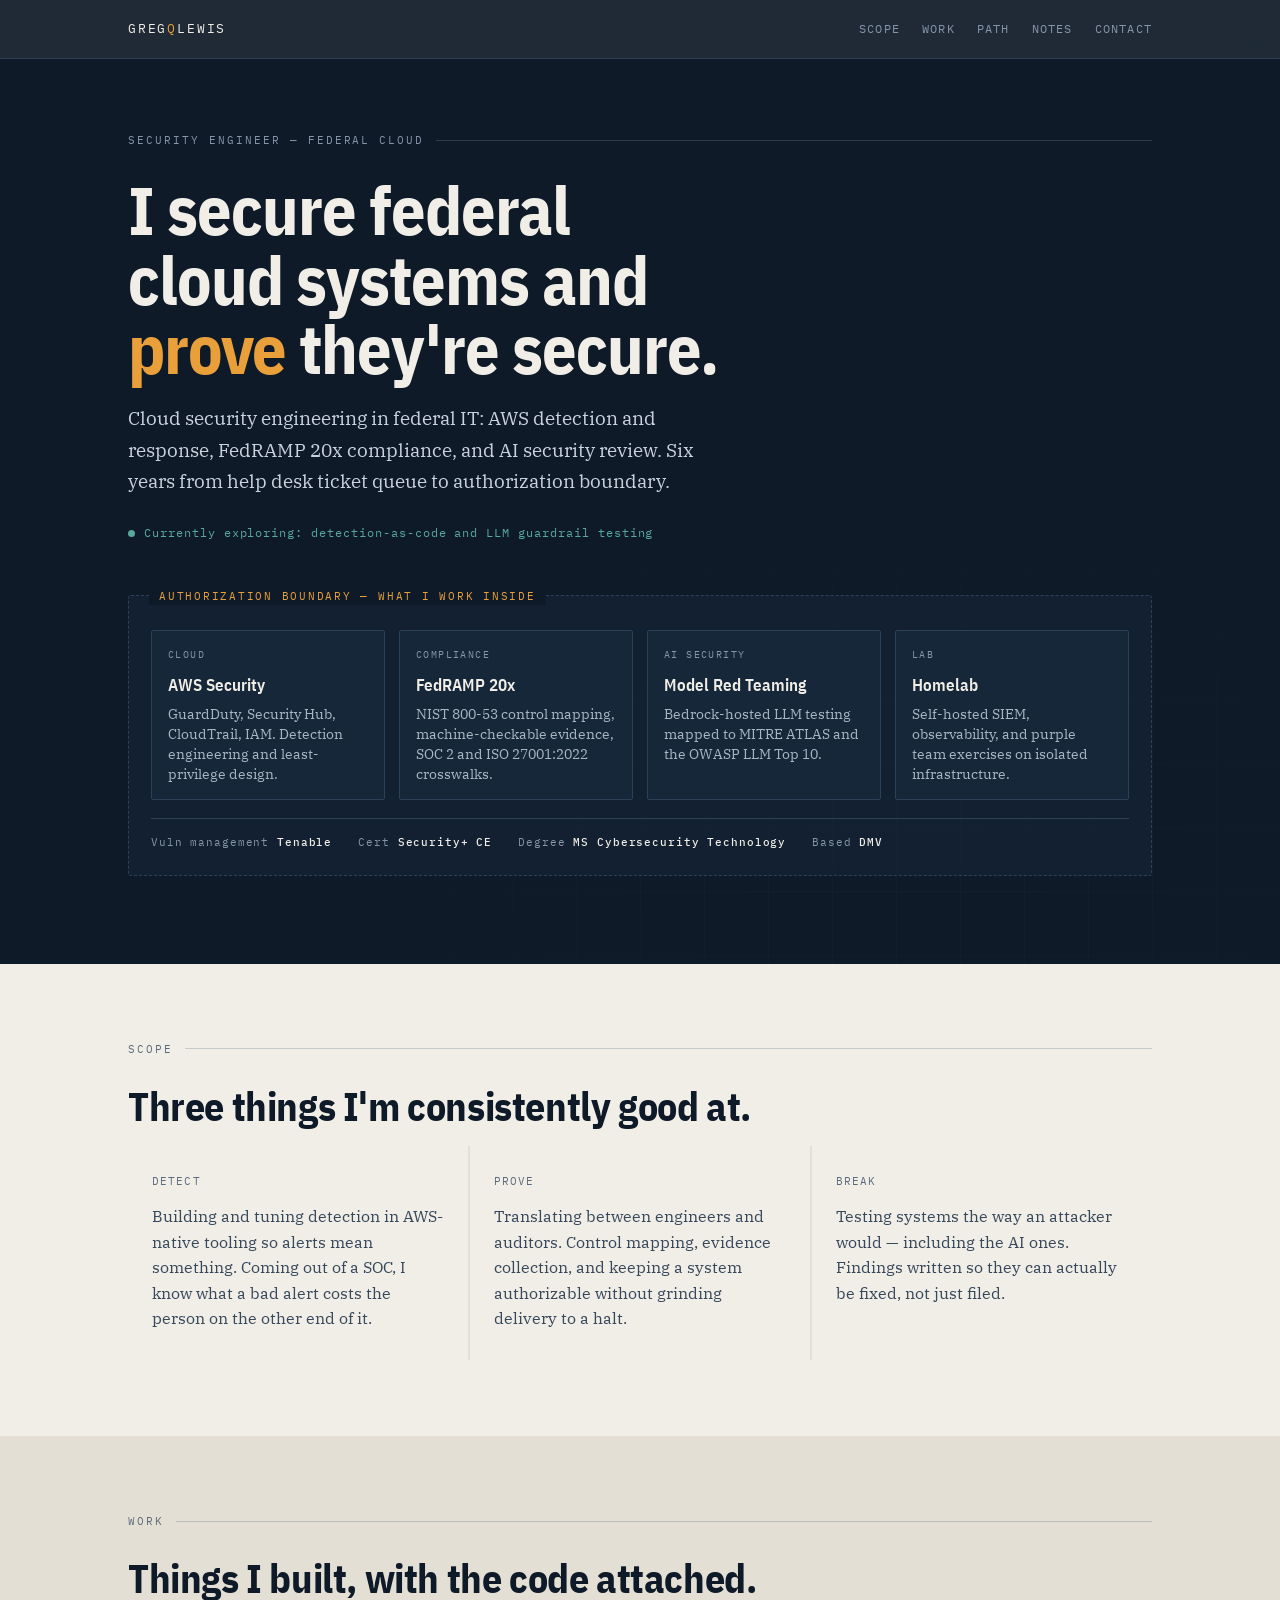
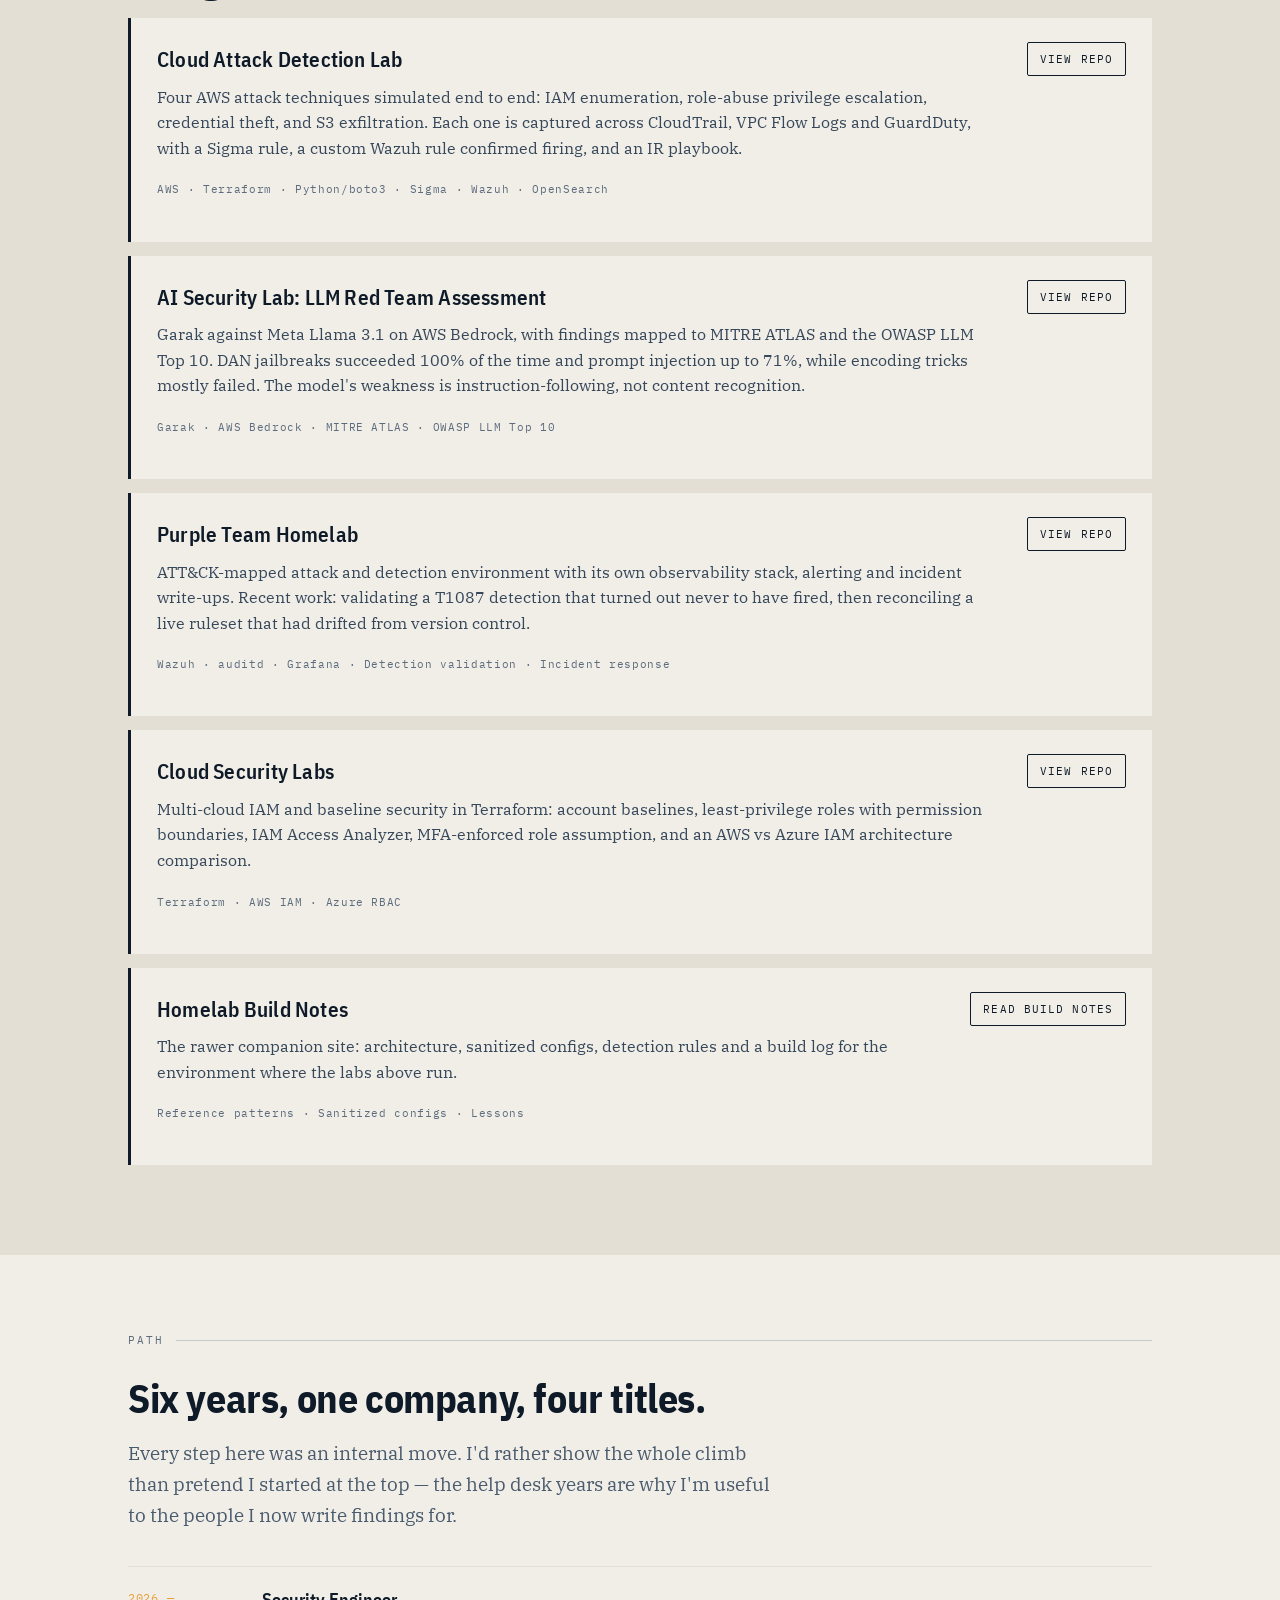
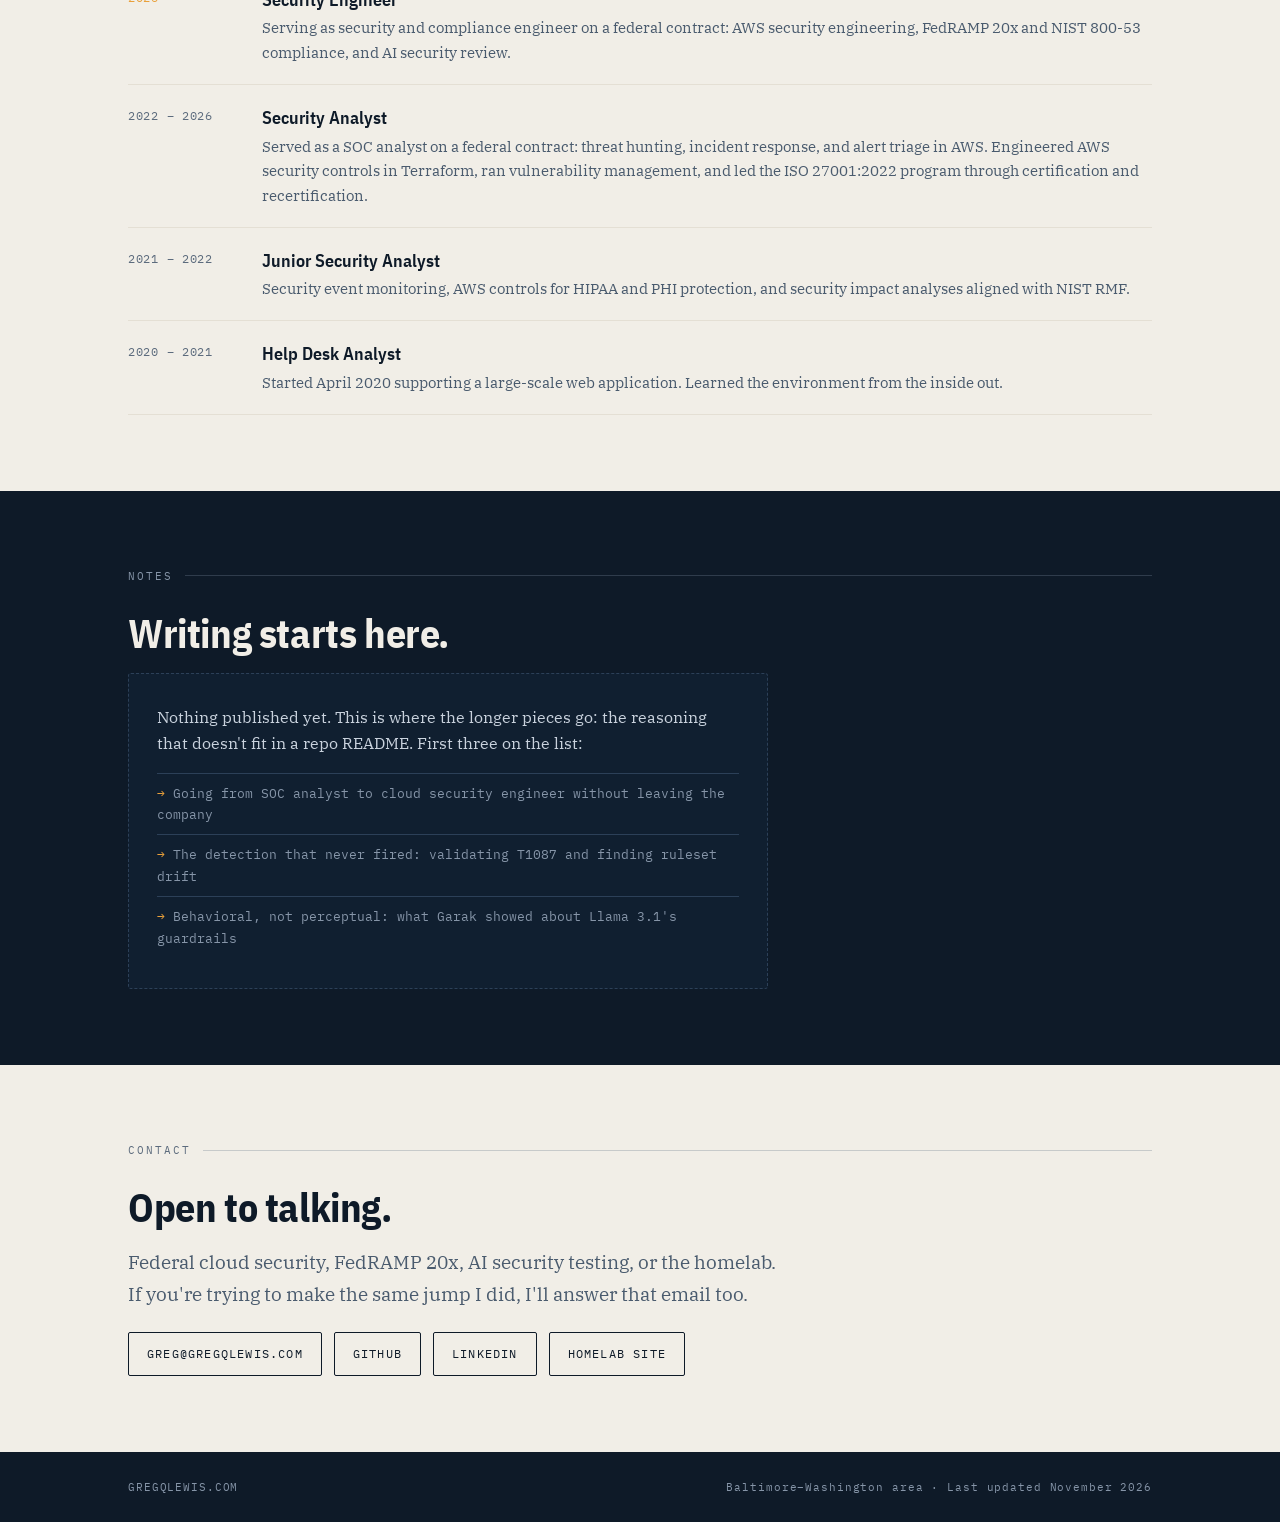
<file: index.html>
<!DOCTYPE html>
<html lang="en">
<head>
<meta charset="utf-8">
<meta name="viewport" content="width=device-width, initial-scale=1">
<meta name="description" content="Greg Lewis — Security Engineer in federal IT. Cloud detection engineering, FedRAMP 20x compliance, and AI security.">
<title>Greg Lewis — Security Engineer</title>
<link rel="preconnect" href="https://fonts.googleapis.com">
<link rel="preconnect" href="https://fonts.gstatic.com" crossorigin>
<link href="https://fonts.googleapis.com/css2?family=IBM+Plex+Mono:wght@400;500&family=IBM+Plex+Sans+Condensed:wght@500;600;700&family=IBM+Plex+Serif:ital,wght@0,400;0,500;1,400&display=swap" rel="stylesheet">
<link rel="stylesheet" href="/style.css">
</head>
<body>

<header>
  <div class="wrap bar">
    <a class="mark" href="#top">GREG<span>Q</span>LEWIS</a>
    <nav>
      <a href="#scope">Scope</a>
      <a href="#evidence">Work</a>
      <a href="#path">Path</a>
      <a href="#notes">Notes</a>
      <a href="#contact">Contact</a>
    </nav>
  </div>
</header>

<div class="hero" id="top">
  <div class="wrap">
    <p class="eyebrow">Security Engineer — Federal Cloud</p>
    <h1>I secure federal cloud systems and <em>prove</em> they're secure.</h1>
    <p class="lede">Cloud security engineering in federal IT: AWS detection and response, FedRAMP 20x compliance, and AI security review. Six years from help desk ticket queue to authorization boundary.</p>
    <p class="status"><span class="dot"></span>Currently exploring: detection-as-code and LLM guardrail testing</p>

    <div class="boundary reveal">
      <span class="boundary-label">Authorization Boundary — What I Work Inside</span>
      <div class="nodes">
        <div class="node">
          <span class="id">CLOUD</span>
          <span class="name">AWS Security</span>
          <p class="desc">GuardDuty, Security Hub, CloudTrail, IAM. Detection engineering and least-privilege design.</p>
        </div>
        <div class="node">
          <span class="id">COMPLIANCE</span>
          <span class="name">FedRAMP 20x</span>
          <p class="desc">NIST 800-53 control mapping, machine-checkable evidence, SOC 2 and ISO 27001:2022 crosswalks.</p>
        </div>
        <div class="node">
          <span class="id">AI SECURITY</span>
          <span class="name">Model Red Teaming</span>
          <p class="desc">Bedrock-hosted LLM testing mapped to MITRE ATLAS and the OWASP LLM Top 10.</p>
        </div>
        <div class="node">
          <span class="id">LAB</span>
          <span class="name">Homelab</span>
          <p class="desc">Self-hosted SIEM, observability, and purple team exercises on isolated infrastructure.</p>
        </div>
      </div>
      <div class="legend">
        <span>Vuln management <b>Tenable</b></span>
        <span>Cert <b>Security+ CE</b></span>
        <span>Degree <b>MS Cybersecurity Technology</b></span>
        <span>Based <b>DMV</b></span>
      </div>
    </div>
  </div>
</div>

<section id="scope">
  <div class="wrap">
    <p class="eyebrow reveal">Scope</p>
    <h2 class="reveal">Three things I'm consistently good at.</h2>
    <div class="scope-grid reveal">
      <div class="scope-cell">
        <span class="tag">Detect</span>
        <p>Building and tuning detection in AWS-native tooling so alerts mean something. Coming out of a SOC, I know what a bad alert costs the person on the other end of it.</p>
      </div>
      <div class="scope-cell">
        <span class="tag">Prove</span>
        <p>Translating between engineers and auditors. Control mapping, evidence collection, and keeping a system authorizable without grinding delivery to a halt.</p>
      </div>
      <div class="scope-cell">
        <span class="tag">Break</span>
        <p>Testing systems the way an attacker would — including the AI ones. Findings written so they can actually be fixed, not just filed.</p>
      </div>
    </div>
  </div>
</section>

<section id="evidence">
  <div class="wrap">
    <p class="eyebrow reveal">Work</p>
    <h2 class="reveal">Things I built, with the code attached.</h2>

    <div class="proj reveal">
      <div>
        <h3>Cloud Attack Detection Lab</h3>
        <p>Four AWS attack techniques simulated end to end: IAM enumeration, role-abuse privilege escalation, credential theft, and S3 exfiltration. Each one is captured across CloudTrail, VPC Flow Logs and GuardDuty, with a Sigma rule, a custom Wazuh rule confirmed firing, and an IR playbook.</p>
        <span class="stack">AWS · Terraform · Python/boto3 · Sigma · Wazuh · OpenSearch</span>
      </div>
      <a class="link" href="https://github.com/gregqlewis/cloud-attack-detection-lab">View repo</a>
    </div>

    <div class="proj reveal">
      <div>
        <h3>AI Security Lab: LLM Red Team Assessment</h3>
        <p>Garak against Meta Llama 3.1 on AWS Bedrock, with findings mapped to MITRE ATLAS and the OWASP LLM Top 10. DAN jailbreaks succeeded 100% of the time and prompt injection up to 71%, while encoding tricks mostly failed. The model's weakness is instruction-following, not content recognition.</p>
        <span class="stack">Garak · AWS Bedrock · MITRE ATLAS · OWASP LLM Top 10</span>
      </div>
      <a class="link" href="https://github.com/gregqlewis/ai-security-lab">View repo</a>
    </div>

    <div class="proj reveal">
      <div>
        <h3>Purple Team Homelab</h3>
        <p>ATT&amp;CK-mapped attack and detection environment with its own observability stack, alerting and incident write-ups. Recent work: validating a T1087 detection that turned out never to have fired, then reconciling a live ruleset that had drifted from version control.</p>
        <span class="stack">Wazuh · auditd · Grafana · Detection validation · Incident response</span>
      </div>
      <a class="link" href="https://github.com/gregqlewis/purple-team-homelab">View repo</a>
    </div>

    <div class="proj reveal">
      <div>
        <h3>Cloud Security Labs</h3>
        <p>Multi-cloud IAM and baseline security in Terraform: account baselines, least-privilege roles with permission boundaries, IAM Access Analyzer, MFA-enforced role assumption, and an AWS vs Azure IAM architecture comparison.</p>
        <span class="stack">Terraform · AWS IAM · Azure RBAC</span>
      </div>
      <a class="link" href="https://github.com/gregqlewis/cloud-security-labs">View repo</a>
    </div>

    <div class="proj reveal">
      <div>
        <h3>Homelab Build Notes</h3>
        <p>The rawer companion site: architecture, sanitized configs, detection rules and a build log for the environment where the labs above run.</p>
        <span class="stack">Reference patterns · Sanitized configs · Lessons</span>
      </div>
      <a class="link" href="https://gregshomelab.com">Read build notes</a>
    </div>
  </div>
</section>

<section id="path">
  <div class="wrap">
    <p class="eyebrow reveal">Path</p>
    <h2 class="reveal">Six years, one company, four titles.</h2>
    <p class="lede reveal path-lede">Every step here was an internal move. I'd rather show the whole climb than pretend I started at the top — the help desk years are why I'm useful to the people I now write findings for.</p>
    <div class="path reveal">
      <div class="step current">
        <span class="when">2026 —</span>
        <div>
          <div class="what">Security Engineer</div>
          <p class="note">Serving as security and compliance engineer on a federal contract: AWS security engineering, FedRAMP 20x and NIST 800-53 compliance, and AI security review.</p>
        </div>
      </div>
      <div class="step">
        <span class="when">2022 – 2026</span>
        <div>
          <div class="what">Security Analyst</div>
          <p class="note">Served as a SOC analyst on a federal contract: threat hunting, incident response, and alert triage in AWS. Engineered AWS security controls in Terraform, ran vulnerability management, and led the ISO 27001:2022 program through certification and recertification.</p>
        </div>
      </div>
      <div class="step">
        <span class="when">2021 – 2022</span>
        <div>
          <div class="what">Junior Security Analyst</div>
          <p class="note">Security event monitoring, AWS controls for HIPAA and PHI protection, and security impact analyses aligned with NIST RMF.</p>
        </div>
      </div>
      <div class="step">
        <span class="when">2020 – 2021</span>
        <div>
          <div class="what">Help Desk Analyst</div>
          <p class="note">Started April 2020 supporting a large-scale web application. Learned the environment from the inside out.</p>
        </div>
      </div>
    </div>
  </div>
</section>

<section id="notes">
  <div class="wrap">
    <p class="eyebrow reveal">Notes</p>
    <h2 class="reveal">Writing starts here.</h2>
    <div class="empty reveal">
      <p>Nothing published yet. This is where the longer pieces go: the reasoning that doesn't fit in a repo README. First three on the list:</p>
      <ul>
        <li>Going from SOC analyst to cloud security engineer without leaving the company</li>
        <li>The detection that never fired: validating T1087 and finding ruleset drift</li>
        <li>Behavioral, not perceptual: what Garak showed about Llama 3.1's guardrails</li>
      </ul>
    </div>
  </div>
</section>

<section id="contact">
  <div class="wrap">
    <p class="eyebrow reveal">Contact</p>
    <h2 class="reveal">Open to talking.</h2>
    <p class="lede reveal contact-lede">Federal cloud security, FedRAMP 20x, AI security testing, or the homelab. If you're trying to make the same jump I did, I'll answer that email too.</p>
    <div class="links reveal">
      <a href="mailto:greg@gregqlewis.com">greg@gregqlewis.com</a>
      <a href="https://github.com/gregqlewis">GitHub</a>
      <a href="https://www.linkedin.com/in/gregqlewis">LinkedIn</a>
      <a href="https://gregshomelab.com">Homelab site</a>
    </div>
  </div>
</section>

<footer>
  <div class="wrap foot">
    <span>GREGQLEWIS.COM</span>
    <span>Baltimore–Washington area · Last updated November 2026</span>
  </div>
</footer>

<script src="/main.js" defer></script>
</body>
</html>
</file>
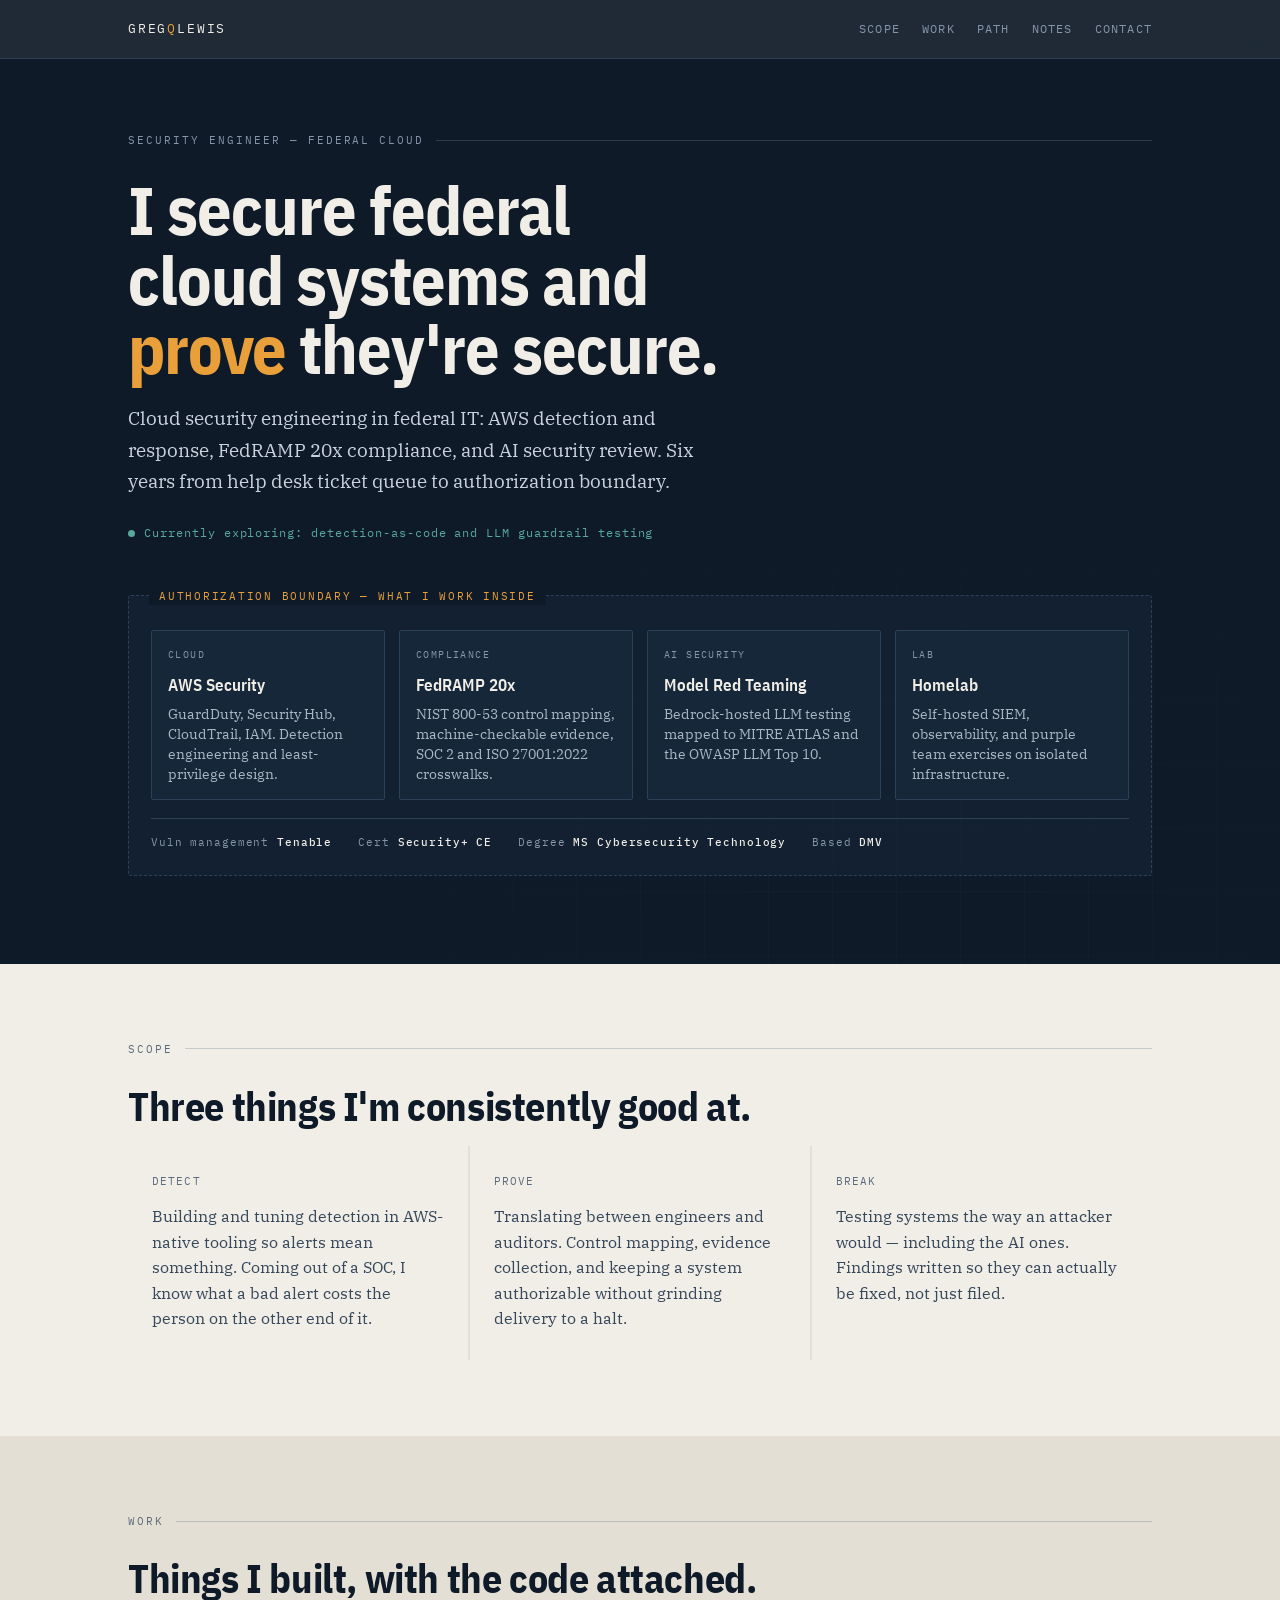
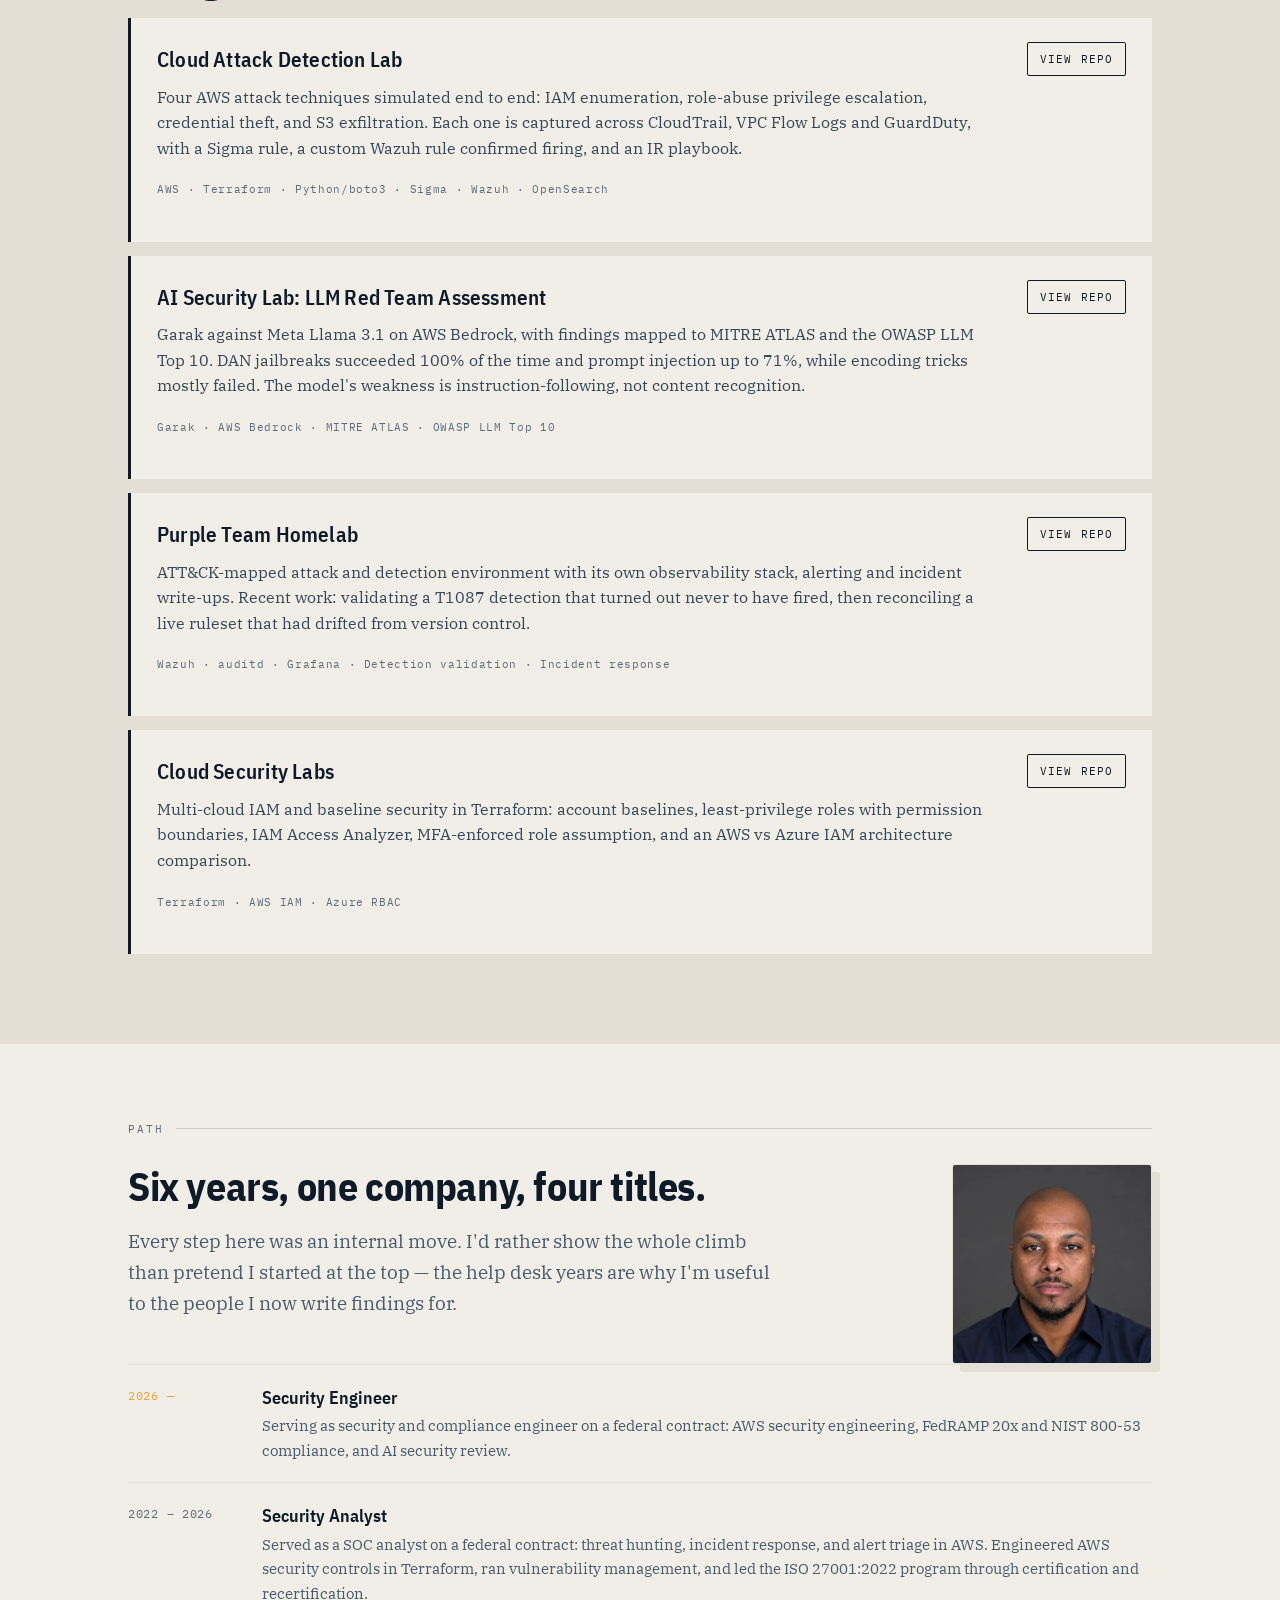
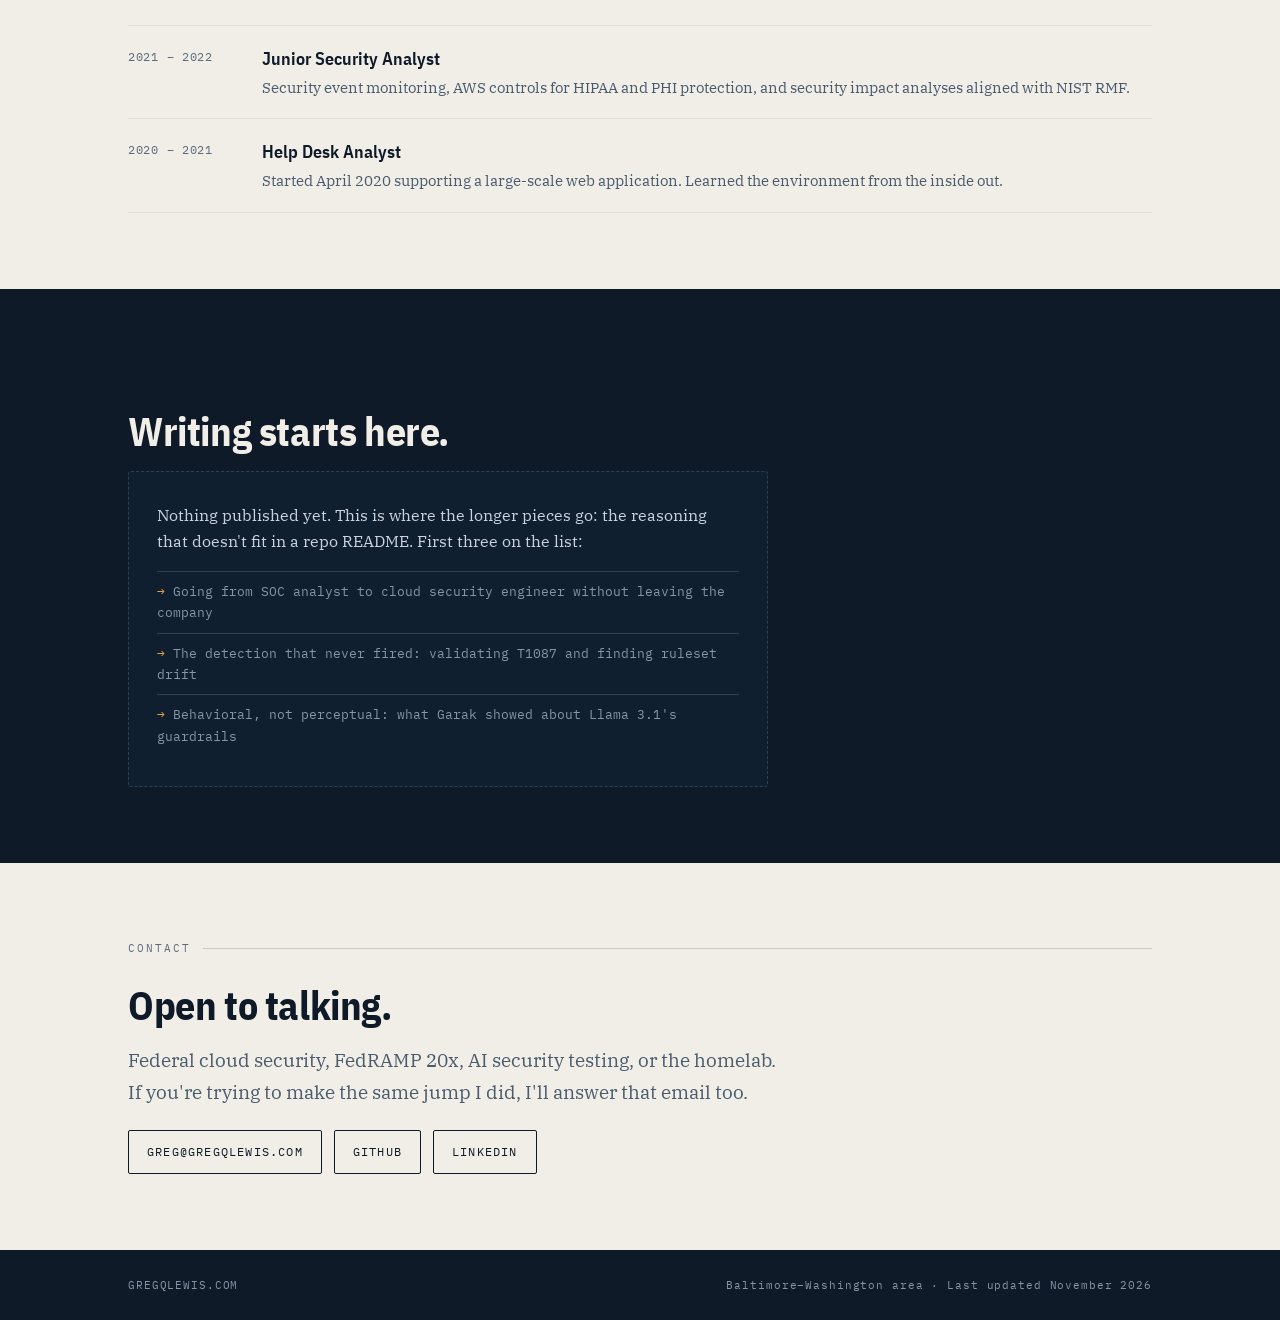
<file: public/index.html>
<!DOCTYPE html>
<html lang="en">
<head>
<meta charset="utf-8">
<meta name="viewport" content="width=device-width, initial-scale=1">
<meta name="description" content="Greg Lewis, security engineer in federal IT. Cloud detection engineering, FedRAMP 20x compliance, and AI security.">
<title>Greg Lewis — Security Engineer</title>
<link rel="preconnect" href="https://fonts.googleapis.com">
<link rel="preconnect" href="https://fonts.gstatic.com" crossorigin>
<link href="https://fonts.googleapis.com/css2?family=IBM+Plex+Mono:wght@400;500&family=IBM+Plex+Sans+Condensed:wght@500;600;700&family=IBM+Plex+Serif:ital,wght@0,400;0,500;1,400&display=swap" rel="stylesheet">
<link rel="stylesheet" href="style.css">
<script src="main.js"></script>
</head>
<body>

<header>
  <div class="wrap bar">
    <a class="mark" href="#top">GREG<span>Q</span>LEWIS</a>
    <nav>
      <a href="#scope">Scope</a>
      <a href="#evidence">Work</a>
      <a href="#path">Path</a>
      <a href="#notes">Notes</a>
      <a href="#contact">Contact</a>
    </nav>
  </div>
</header>

<div class="hero" id="top">
  <div class="wrap">
    <p class="eyebrow">Security Engineer — Federal Cloud</p>
    <h1>I secure federal cloud systems and <em>prove</em> they're secure.</h1>
    <p class="lede">Cloud security engineering in federal IT: AWS detection and response, FedRAMP 20x compliance, and AI security review. Six years from help desk ticket queue to authorization boundary.</p>
    <p class="status"><span class="dot"></span>Currently exploring: detection-as-code and LLM guardrail testing</p>

    <div class="boundary reveal">
      <span class="boundary-label">Authorization Boundary — What I Work Inside</span>
      <div class="nodes">
        <div class="node">
          <span class="id">CLOUD</span>
          <span class="name">AWS Security</span>
          <p class="desc">GuardDuty, Security Hub, CloudTrail, IAM. Detection engineering and least-privilege design.</p>
        </div>
        <div class="node">
          <span class="id">COMPLIANCE</span>
          <span class="name">FedRAMP 20x</span>
          <p class="desc">NIST 800-53 control mapping, machine-checkable evidence, SOC 2 and ISO 27001:2022 crosswalks.</p>
        </div>
        <div class="node">
          <span class="id">AI SECURITY</span>
          <span class="name">Model Red Teaming</span>
          <p class="desc">Bedrock-hosted LLM testing mapped to MITRE ATLAS and the OWASP LLM Top 10.</p>
        </div>
        <div class="node">
          <span class="id">LAB</span>
          <span class="name">Homelab</span>
          <p class="desc">Self-hosted SIEM, observability, and purple team exercises on isolated infrastructure.</p>
        </div>
      </div>
      <div class="legend">
        <span>Vuln management <b>Tenable</b></span>
        <span>Cert <b>Security+ CE</b></span>
        <span>Degree <b>MS Cybersecurity Technology</b></span>
        <span>Based <b>DMV</b></span>
      </div>
    </div>
  </div>
</div>

<section id="scope">
  <div class="wrap">
    <p class="eyebrow reveal">Scope</p>
    <h2 class="reveal">Three things I'm consistently good at.</h2>
    <div class="scope-grid reveal">
      <div class="scope-cell">
        <span class="tag">Detect</span>
        <p>Building and tuning detection in AWS-native tooling so alerts mean something. Coming out of a SOC, I know what a bad alert costs the person on the other end of it.</p>
      </div>
      <div class="scope-cell">
        <span class="tag">Prove</span>
        <p>Translating between engineers and auditors. Control mapping, evidence collection, and keeping a system authorizable without grinding delivery to a halt.</p>
      </div>
      <div class="scope-cell">
        <span class="tag">Break</span>
        <p>Testing systems the way an attacker would — including the AI ones. Findings written so they can actually be fixed, not just filed.</p>
      </div>
    </div>
  </div>
</section>

<section id="evidence">
  <div class="wrap">
    <p class="eyebrow reveal">Work</p>
    <h2 class="reveal">Things I built, with the code attached.</h2>

    <div class="proj reveal">
      <div>
        <h3>Cloud Attack Detection Lab</h3>
        <p>Four AWS attack techniques simulated end to end: IAM enumeration, role-abuse privilege escalation, credential theft, and S3 exfiltration. Each one is captured across CloudTrail, VPC Flow Logs and GuardDuty, with a Sigma rule, a custom Wazuh rule confirmed firing, and an IR playbook.</p>
        <span class="stack">AWS · Terraform · Python/boto3 · Sigma · Wazuh · OpenSearch</span>
      </div>
      <a class="link" href="https://github.com/gregqlewis/cloud-attack-detection-lab">View repo</a>
    </div>

    <div class="proj reveal">
      <div>
        <h3>AI Security Lab: LLM Red Team Assessment</h3>
        <p>Garak against Meta Llama 3.1 on AWS Bedrock, with findings mapped to MITRE ATLAS and the OWASP LLM Top 10. DAN jailbreaks succeeded 100% of the time and prompt injection up to 71%, while encoding tricks mostly failed. The model's weakness is instruction-following, not content recognition.</p>
        <span class="stack">Garak · AWS Bedrock · MITRE ATLAS · OWASP LLM Top 10</span>
      </div>
      <a class="link" href="https://github.com/gregqlewis/ai-security-lab">View repo</a>
    </div>

    <div class="proj reveal">
      <div>
        <h3>Purple Team Homelab</h3>
        <p>ATT&amp;CK-mapped attack and detection environment with its own observability stack, alerting and incident write-ups. Recent work: validating a T1087 detection that turned out never to have fired, then reconciling a live ruleset that had drifted from version control.</p>
        <span class="stack">Wazuh · auditd · Grafana · Detection validation · Incident response</span>
      </div>
      <a class="link" href="https://github.com/gregqlewis/purple-team-homelab">View repo</a>
    </div>

    <div class="proj reveal">
      <div>
        <h3>Cloud Security Labs</h3>
        <p>Multi-cloud IAM and baseline security in Terraform: account baselines, least-privilege roles with permission boundaries, IAM Access Analyzer, MFA-enforced role assumption, and an AWS vs Azure IAM architecture comparison.</p>
        <span class="stack">Terraform · AWS IAM · Azure RBAC</span>
      </div>
      <a class="link" href="https://github.com/gregqlewis/cloud-security-labs">View repo</a>
    </div>

  </div>
</section>

<section id="path">
  <div class="wrap">
    <p class="eyebrow reveal">Path</p>
    <div class="path-intro">
      <div>
        <h2 class="reveal">Six years, one company, four titles.</h2>
        <p class="lede reveal path-lede">Every step here was an internal move. I'd rather show the whole climb than pretend I started at the top — the help desk years are why I'm useful to the people I now write findings for.</p>
      </div>
      <img class="portrait reveal" src="greg-lewis-480.webp" srcset="greg-lewis-480.webp 480w, greg-lewis-960.webp 960w" sizes="200px" width="200" height="200" alt="Greg Lewis" loading="lazy" decoding="async">
    </div>
    <div class="path reveal">
      <div class="step current">
        <span class="when">2026 —</span>
        <div>
          <div class="what">Security Engineer</div>
          <p class="note">Serving as security and compliance engineer on a federal contract: AWS security engineering, FedRAMP 20x and NIST 800-53 compliance, and AI security review.</p>
        </div>
      </div>
      <div class="step">
        <span class="when">2022 – 2026</span>
        <div>
          <div class="what">Security Analyst</div>
          <p class="note">Served as a SOC analyst on a federal contract: threat hunting, incident response, and alert triage in AWS. Engineered AWS security controls in Terraform, ran vulnerability management, and led the ISO 27001:2022 program through certification and recertification.</p>
        </div>
      </div>
      <div class="step">
        <span class="when">2021 – 2022</span>
        <div>
          <div class="what">Junior Security Analyst</div>
          <p class="note">Security event monitoring, AWS controls for HIPAA and PHI protection, and security impact analyses aligned with NIST RMF.</p>
        </div>
      </div>
      <div class="step">
        <span class="when">2020 – 2021</span>
        <div>
          <div class="what">Help Desk Analyst</div>
          <p class="note">Started April 2020 supporting a large-scale web application. Learned the environment from the inside out.</p>
        </div>
      </div>
    </div>
  </div>
</section>

<section id="notes">
  <div class="wrap">
    <p class="eyebrow reveal">Notes</p>
    <h2 class="reveal">Writing starts here.</h2>
    <div class="empty reveal">
      <p>Nothing published yet. This is where the longer pieces go: the reasoning that doesn't fit in a repo README. First three on the list:</p>
      <ul>
        <li>Going from SOC analyst to cloud security engineer without leaving the company</li>
        <li>The detection that never fired: validating T1087 and finding ruleset drift</li>
        <li>Behavioral, not perceptual: what Garak showed about Llama 3.1's guardrails</li>
      </ul>
    </div>
  </div>
</section>

<section id="contact">
  <div class="wrap">
    <p class="eyebrow reveal">Contact</p>
    <h2 class="reveal">Open to talking.</h2>
    <p class="lede reveal contact-lede">Federal cloud security, FedRAMP 20x, AI security testing, or the homelab. If you're trying to make the same jump I did, I'll answer that email too.</p>
    <div class="links reveal">
      <a href="mailto:greg@gregqlewis.com">greg@gregqlewis.com</a>
      <a href="https://github.com/gregqlewis">GitHub</a>
      <a href="https://www.linkedin.com/in/gregqlewis">LinkedIn</a>
    </div>
  </div>
</section>

<footer>
  <div class="wrap foot">
    <span>GREGQLEWIS.COM</span>
    <span>Baltimore–Washington area · Last updated November 2026</span>
  </div>
</footer>

</body>
</html>
</file>
<file: style.css>
:root{
    --ink:#0E1A28;
    --deep:#16273A;
    --line:#2C4058;
    --paper:#F1EEE7;
    --paper-2:#E4DFD4;
    --amber:#E9A03B;
    --verd:#58A99C;
    --muted:#8695A8;
    --muted-dark:#5C6B7D;
    --display:"IBM Plex Sans Condensed", system-ui, sans-serif;
    --body:"IBM Plex Serif", Georgia, serif;
    --mono:"IBM Plex Mono", ui-monospace, monospace;
    --wrap:1080px;
  }
  *{box-sizing:border-box}
  html{scroll-behavior:smooth}
  body{
    margin:0;
    background:var(--paper);
    color:var(--ink);
    font-family:var(--body);
    font-size:17px;
    line-height:1.65;
    -webkit-font-smoothing:antialiased;
  }
  a{color:inherit}
  .wrap{width:100%;max-width:var(--wrap);margin:0 auto;padding:0 28px}

  /* ---------- shared type ---------- */
  .eyebrow{
    font-family:var(--mono);
    font-size:11px;
    letter-spacing:.18em;
    text-transform:uppercase;
    color:var(--muted-dark);
    display:flex;align-items:center;gap:12px;
    margin:0 0 26px;
  }
  .eyebrow::after{content:"";flex:1;height:1px;background:currentColor;opacity:.28}
  .hero .eyebrow{color:var(--muted)}
  h2{
    font-family:var(--display);
    font-weight:700;
    font-size:clamp(28px,4vw,40px);
    letter-spacing:-.01em;
    line-height:1.1;
    margin:0 0 18px;
  }
  h3{font-family:var(--display);font-weight:600;font-size:21px;letter-spacing:.01em;margin:0 0 8px}
  p{margin:0 0 16px}
  .lede{font-size:19px;max-width:60ch}
  .tag{
    font-family:var(--mono);font-size:11px;letter-spacing:.1em;text-transform:uppercase;
    color:var(--muted-dark);
  }

  /* ---------- header ---------- */
  header{
    position:sticky;top:0;z-index:20;
    background:rgba(14,26,40,.92);
    backdrop-filter:blur(8px);
    border-bottom:1px solid var(--line);
  }
  .bar{display:flex;align-items:center;justify-content:space-between;height:58px}
  .mark{font-family:var(--mono);font-size:13px;letter-spacing:.14em;color:var(--paper);text-decoration:none}
  .mark span{color:var(--amber)}
  nav{display:flex;gap:22px}
  nav a{
    font-family:var(--mono);font-size:12px;letter-spacing:.1em;text-transform:uppercase;
    color:var(--muted);text-decoration:none;padding:4px 0;border-bottom:1px solid transparent;
    transition:color .2s,border-color .2s;
  }
  nav a:hover,nav a:focus-visible{color:var(--paper);border-color:var(--amber)}

  /* ---------- hero ---------- */
  .hero{
    background:var(--ink);
    color:var(--paper);
    position:relative;
    overflow:hidden;
    padding:72px 0 88px;
  }
  .hero::before{
    content:"";position:absolute;inset:0;
    background-image:linear-gradient(var(--line) 1px,transparent 1px),
                     linear-gradient(90deg,var(--line) 1px,transparent 1px);
    background-size:64px 64px;
    opacity:.14;
    mask-image:radial-gradient(ellipse 70% 60% at 70% 85%,#000 0%,transparent 70%);
  }
  .hero .wrap{position:relative}
  .hero h1{
    font-family:var(--display);
    font-weight:700;
    font-size:clamp(38px,6.4vw,68px);
    line-height:1.02;
    letter-spacing:-.015em;
    margin:0 0 20px;
    max-width:16ch;
  }
  .hero h1 em{font-style:normal;color:var(--amber)}
  .hero .lede{color:#C9D2DD;max-width:56ch}
  .status{
    font-family:var(--mono);font-size:12px;letter-spacing:.08em;
    color:var(--verd);display:flex;align-items:center;gap:9px;margin-top:26px;
  }
  .dot{width:7px;height:7px;border-radius:50%;background:var(--verd);flex:none}
  @media(prefers-reduced-motion:no-preference){
    .dot{animation:pulse 2.6s ease-in-out infinite}
    @keyframes pulse{0%,100%{opacity:1}50%{opacity:.35}}
  }

  /* ---------- signature: boundary diagram ---------- */
  .boundary{
    margin-top:52px;
    border:1.5px dashed var(--line);
    border-radius:3px;
    padding:34px 22px 24px;
    position:relative;
    background:rgba(22,39,58,.5);
  }
  .boundary-label{
    position:absolute;top:-9px;left:20px;
    background:var(--ink);
    padding:0 10px;
    font-family:var(--mono);font-size:11px;letter-spacing:.16em;text-transform:uppercase;
    color:var(--amber);
  }
  .nodes{
    display:grid;
    grid-template-columns:repeat(auto-fit,minmax(200px,1fr));
    gap:14px;
  }
  .node{
    border:1px solid var(--line);
    background:var(--deep);
    padding:16px 16px 14px;
    border-radius:2px;
    transition:border-color .25s,transform .25s;
  }
  .node:hover{border-color:var(--amber);transform:translateY(-2px)}
  .node .id{font-family:var(--mono);font-size:10px;letter-spacing:.14em;color:var(--muted);display:block;margin-bottom:7px}
  .node .name{font-family:var(--display);font-weight:600;font-size:17px;color:var(--paper);display:block;margin-bottom:5px}
  .node .desc{font-size:14px;line-height:1.45;color:#A9B5C3;margin:0}
  .legend{
    margin-top:18px;padding-top:14px;border-top:1px solid var(--line);
    display:flex;flex-wrap:wrap;gap:8px 26px;
    font-family:var(--mono);font-size:11px;letter-spacing:.08em;color:var(--muted);
  }
  .legend b{color:var(--paper);font-weight:500}

  /* ---------- sections ---------- */
  section{padding:76px 0}
  #scope{background:var(--paper)}
  .scope-grid{display:grid;grid-template-columns:repeat(auto-fit,minmax(260px,1fr));gap:2px;background:var(--paper-2)}
  .scope-cell{background:var(--paper);padding:26px 24px 28px}
  .scope-cell p{font-size:15.5px;color:#37485B;margin:0}
  .scope-cell .tag{display:block;margin-bottom:14px}

  /* projects */
  #evidence{background:var(--paper-2)}
  .proj{
    background:var(--paper);
    border-left:3px solid var(--ink);
    padding:24px 26px;
    margin-bottom:14px;
    display:grid;
    grid-template-columns:1fr auto;
    gap:8px 24px;
    align-items:start;
    transition:border-color .25s;
  }
  .proj:hover{border-left-color:var(--amber)}
  .proj p{margin:0 0 12px;font-size:15.5px;color:#37485B}
  .proj .stack{font-family:var(--mono);font-size:11px;letter-spacing:.06em;color:var(--muted-dark)}
  .proj .link{
    grid-column:2;grid-row:1 / span 3;
    font-family:var(--mono);font-size:11px;letter-spacing:.1em;text-transform:uppercase;
    color:var(--ink);text-decoration:none;white-space:nowrap;
    border:1px solid var(--ink);padding:7px 12px;border-radius:2px;
    transition:background .2s,color .2s;
  }
  .proj .link:hover,.proj .link:focus-visible{background:var(--ink);color:var(--paper)}

  /* path */
  .path{border-top:1px solid var(--paper-2)}
  .step{
    display:grid;grid-template-columns:110px 1fr;gap:24px;
    padding:18px 0;border-bottom:1px solid var(--paper-2);
  }
  .step .when{font-family:var(--mono);font-size:12px;letter-spacing:.06em;color:var(--muted-dark);padding-top:3px}
  .step .what{font-family:var(--display);font-weight:600;font-size:18px}
  .step .note{font-size:15px;color:#4A5B6E;margin:2px 0 0}
  .step.current .what{color:var(--ink)}
  .step.current .when{color:var(--amber)}

  /* notes / empty state */
  #notes{background:var(--ink);color:var(--paper)}
  #notes h2{color:var(--paper)}
  #notes .eyebrow{color:var(--muted)}
  .empty{
    border:1px dashed var(--line);border-radius:3px;
    padding:30px 28px;background:rgba(22,39,58,.45);
    max-width:64ch;
  }
  .empty p{color:#C9D2DD;font-size:16px}
  .empty ul{margin:14px 0 0;padding:0;list-style:none}
  .empty li{
    font-family:var(--mono);font-size:13px;color:var(--muted);
    padding:9px 0;border-top:1px solid var(--line);
  }
  .empty li::before{content:"→ ";color:var(--amber)}

  /* contact */
  #contact{background:var(--paper)}
  .links{display:flex;flex-wrap:wrap;gap:12px;margin-top:22px}
  .links a{
    font-family:var(--mono);font-size:12px;letter-spacing:.1em;text-transform:uppercase;
    text-decoration:none;border:1px solid var(--ink);padding:11px 18px;border-radius:2px;
    transition:background .2s,color .2s;
  }
  .links a:hover,.links a:focus-visible{background:var(--ink);color:var(--paper)}

  footer{background:var(--ink);color:var(--muted);padding:26px 0;font-family:var(--mono);font-size:11px;letter-spacing:.08em}
  .foot{display:flex;justify-content:space-between;flex-wrap:wrap;gap:10px}

  :focus-visible{outline:2px solid var(--amber);outline-offset:3px}

  /* reveal */
  .reveal{opacity:0;transform:translateY(14px);transition:opacity .6s ease,transform .6s ease}
  .reveal.in{opacity:1;transform:none}
  @media(prefers-reduced-motion:reduce){
    .reveal{opacity:1;transform:none;transition:none}
    html{scroll-behavior:auto}
  }

  @media(max-width:640px){
    .bar{height:auto;flex-wrap:wrap;padding-top:12px;padding-bottom:10px;row-gap:8px}
    nav{width:100%;justify-content:space-between;gap:10px}
    nav a{font-size:11px}
    .boundary{padding-top:20px}
    .boundary-label{position:static;display:block;background:none;padding:0;margin-bottom:16px;line-height:1.5}
    .proj{grid-template-columns:1fr}
    .proj .link{grid-column:1;grid-row:auto;justify-self:start;margin-top:4px}
    .step{grid-template-columns:1fr;gap:4px}
  }
  .path-lede{margin-bottom:34px;color:#4A5B6E}
  .contact-lede{color:#4A5B6E}
</file>
<file: public/style.css>
:root{
    --ink:#0E1A28;
    --deep:#16273A;
    --line:#2C4058;
    --paper:#F1EEE7;
    --paper-2:#E4DFD4;
    --amber:#E9A03B;
    --verd:#58A99C;
    --muted:#8695A8;
    --muted-dark:#5C6B7D;
    --display:"IBM Plex Sans Condensed", system-ui, sans-serif;
    --body:"IBM Plex Serif", Georgia, serif;
    --mono:"IBM Plex Mono", ui-monospace, monospace;
    --wrap:1080px;
  }
  *{box-sizing:border-box}
  html{scroll-behavior:smooth}
  body{
    margin:0;
    background:var(--paper);
    color:var(--ink);
    font-family:var(--body);
    font-size:17px;
    line-height:1.65;
    -webkit-font-smoothing:antialiased;
  }
  a{color:inherit}
  .wrap{width:100%;max-width:var(--wrap);margin:0 auto;padding:0 28px}

  /* ---------- shared type ---------- */
  .eyebrow{
    font-family:var(--mono);
    font-size:11px;
    letter-spacing:.18em;
    text-transform:uppercase;
    color:var(--muted-dark);
    display:flex;align-items:center;gap:12px;
    margin:0 0 26px;
  }
  .eyebrow::after{content:"";flex:1;height:1px;background:currentColor;opacity:.28}
  .hero .eyebrow{color:var(--muted)}
  h2{
    font-family:var(--display);
    font-weight:700;
    font-size:clamp(28px,4vw,40px);
    letter-spacing:-.01em;
    line-height:1.1;
    margin:0 0 18px;
  }
  h3{font-family:var(--display);font-weight:600;font-size:21px;letter-spacing:.01em;margin:0 0 8px}
  p{margin:0 0 16px}
  .lede{font-size:19px;max-width:60ch}
  .tag{
    font-family:var(--mono);font-size:11px;letter-spacing:.1em;text-transform:uppercase;
    color:var(--muted-dark);
  }

  /* ---------- header ---------- */
  header{
    position:sticky;top:0;z-index:20;
    background:rgba(14,26,40,.92);
    backdrop-filter:blur(8px);
    border-bottom:1px solid var(--line);
  }
  .bar{display:flex;align-items:center;justify-content:space-between;height:58px}
  .mark{font-family:var(--mono);font-size:13px;letter-spacing:.14em;color:var(--paper);text-decoration:none}
  .mark span{color:var(--amber)}
  nav{display:flex;gap:22px}
  nav a{
    font-family:var(--mono);font-size:12px;letter-spacing:.1em;text-transform:uppercase;
    color:var(--muted);text-decoration:none;padding:4px 0;border-bottom:1px solid transparent;
    transition:color .2s,border-color .2s;
  }
  nav a:hover,nav a:focus-visible{color:var(--paper);border-color:var(--amber)}

  /* ---------- hero ---------- */
  .hero{
    background:var(--ink);
    color:var(--paper);
    position:relative;
    overflow:hidden;
    padding:72px 0 88px;
  }
  .hero::before{
    content:"";position:absolute;inset:0;
    background-image:linear-gradient(var(--line) 1px,transparent 1px),
                     linear-gradient(90deg,var(--line) 1px,transparent 1px);
    background-size:64px 64px;
    opacity:.14;
    mask-image:radial-gradient(ellipse 70% 60% at 70% 85%,#000 0%,transparent 70%);
  }
  .hero .wrap{position:relative}
  .hero h1{
    font-family:var(--display);
    font-weight:700;
    font-size:clamp(38px,6.4vw,68px);
    line-height:1.02;
    letter-spacing:-.015em;
    margin:0 0 20px;
    max-width:16ch;
  }
  .hero h1 em{font-style:normal;color:var(--amber)}
  .hero .lede{color:#C9D2DD;max-width:56ch}
  .status{
    font-family:var(--mono);font-size:12px;letter-spacing:.08em;
    color:var(--verd);display:flex;align-items:center;gap:9px;margin-top:26px;
  }
  .dot{width:7px;height:7px;border-radius:50%;background:var(--verd);flex:none}
  @media(prefers-reduced-motion:no-preference){
    .dot{animation:pulse 2.6s ease-in-out infinite}
    @keyframes pulse{0%,100%{opacity:1}50%{opacity:.35}}
  }

  /* ---------- signature: boundary diagram ---------- */
  .boundary{
    margin-top:52px;
    border:1.5px dashed var(--line);
    border-radius:3px;
    padding:34px 22px 24px;
    position:relative;
    background:rgba(22,39,58,.5);
  }
  .boundary-label{
    position:absolute;top:-9px;left:20px;
    background:var(--ink);
    padding:0 10px;
    font-family:var(--mono);font-size:11px;letter-spacing:.16em;text-transform:uppercase;
    color:var(--amber);
  }
  .nodes{
    display:grid;
    grid-template-columns:repeat(auto-fit,minmax(200px,1fr));
    gap:14px;
  }
  .node{
    border:1px solid var(--line);
    background:var(--deep);
    padding:16px 16px 14px;
    border-radius:2px;
    transition:border-color .25s,transform .25s;
  }
  .node:hover{border-color:var(--amber);transform:translateY(-2px)}
  .node .id{font-family:var(--mono);font-size:10px;letter-spacing:.14em;color:var(--muted);display:block;margin-bottom:7px}
  .node .name{font-family:var(--display);font-weight:600;font-size:17px;color:var(--paper);display:block;margin-bottom:5px}
  .node .desc{font-size:14px;line-height:1.45;color:#A9B5C3;margin:0}
  .legend{
    margin-top:18px;padding-top:14px;border-top:1px solid var(--line);
    display:flex;flex-wrap:wrap;gap:8px 26px;
    font-family:var(--mono);font-size:11px;letter-spacing:.08em;color:var(--muted);
  }
  .legend b{color:var(--paper);font-weight:500}

  /* ---------- sections ---------- */
  section{padding:76px 0}
  #scope{background:var(--paper)}
  .scope-grid{display:grid;grid-template-columns:repeat(auto-fit,minmax(260px,1fr));gap:2px;background:var(--paper-2)}
  .scope-cell{background:var(--paper);padding:26px 24px 28px}
  .scope-cell p{font-size:15.5px;color:#37485B;margin:0}
  .scope-cell .tag{display:block;margin-bottom:14px}

  /* projects */
  #evidence{background:var(--paper-2)}
  .proj{
    background:var(--paper);
    border-left:3px solid var(--ink);
    padding:24px 26px;
    margin-bottom:14px;
    display:grid;
    grid-template-columns:1fr auto;
    gap:8px 24px;
    align-items:start;
    transition:border-color .25s;
  }
  .proj:hover{border-left-color:var(--amber)}
  .proj p{margin:0 0 12px;font-size:15.5px;color:#37485B}
  .proj .stack{font-family:var(--mono);font-size:11px;letter-spacing:.06em;color:var(--muted-dark)}
  .proj .link{
    grid-column:2;grid-row:1 / span 3;
    font-family:var(--mono);font-size:11px;letter-spacing:.1em;text-transform:uppercase;
    color:var(--ink);text-decoration:none;white-space:nowrap;
    border:1px solid var(--ink);padding:7px 12px;border-radius:2px;
    transition:background .2s,color .2s;
  }
  .proj .link:hover,.proj .link:focus-visible{background:var(--ink);color:var(--paper)}

  /* path */
  .path{border-top:1px solid var(--paper-2)}
  .step{
    display:grid;grid-template-columns:110px 1fr;gap:24px;
    padding:18px 0;border-bottom:1px solid var(--paper-2);
  }
  .step .when{font-family:var(--mono);font-size:12px;letter-spacing:.06em;color:var(--muted-dark);padding-top:3px}
  .step .what{font-family:var(--display);font-weight:600;font-size:18px}
  .step .note{font-size:15px;color:#4A5B6E;margin:2px 0 0}
  .step.current .what{color:var(--ink)}
  .step.current .when{color:var(--amber)}

  /* notes / empty state */
  #notes{background:var(--ink);color:var(--paper)}
  #notes h2{color:var(--paper)}
  #notes .eyebrow{color:var(--muted)}
  .empty{
    border:1px dashed var(--line);border-radius:3px;
    padding:30px 28px;background:rgba(22,39,58,.45);
    max-width:64ch;
  }
  .empty p{color:#C9D2DD;font-size:16px}
  .empty ul{margin:14px 0 0;padding:0;list-style:none}
  .empty li{
    font-family:var(--mono);font-size:13px;color:var(--muted);
    padding:9px 0;border-top:1px solid var(--line);
  }
  .empty li::before{content:"→ ";color:var(--amber)}

  /* contact */
  #contact{background:var(--paper)}
  .links{display:flex;flex-wrap:wrap;gap:12px;margin-top:22px}
  .links a{
    font-family:var(--mono);font-size:12px;letter-spacing:.1em;text-transform:uppercase;
    text-decoration:none;border:1px solid var(--ink);padding:11px 18px;border-radius:2px;
    transition:background .2s,color .2s;
  }
  .links a:hover,.links a:focus-visible{background:var(--ink);color:var(--paper)}

  footer{background:var(--ink);color:var(--muted);padding:26px 0;font-family:var(--mono);font-size:11px;letter-spacing:.08em}
  .foot{display:flex;justify-content:space-between;flex-wrap:wrap;gap:10px}

  :focus-visible{outline:2px solid var(--amber);outline-offset:3px}

  /* reveal */
  .js .reveal{opacity:0;transform:translateY(14px);transition:opacity .6s ease,transform .6s ease}
  .js .reveal.in{opacity:1;transform:none}
  @media(prefers-reduced-motion:reduce){
    .js .reveal{opacity:1;transform:none;transition:none}
    html{scroll-behavior:auto}
  }

  @media(max-width:640px){
    .bar{height:auto;flex-wrap:wrap;padding-top:12px;padding-bottom:10px;row-gap:8px}
    nav{width:100%;justify-content:space-between;gap:10px}
    nav a{font-size:11px}
    .boundary{padding-top:20px}
    .boundary-label{position:static;display:block;background:none;padding:0;margin-bottom:16px;line-height:1.5}
    .proj{grid-template-columns:1fr}
    .proj .link{grid-column:1;grid-row:auto;justify-self:start;margin-top:4px}
    .step{grid-template-columns:1fr;gap:4px}
  }
  .path-lede{margin-bottom:34px;color:#4A5B6E}
  .contact-lede{color:#4A5B6E}
  .path-intro{display:grid;grid-template-columns:1fr auto;gap:32px 56px;align-items:start}
  .portrait{width:200px;height:200px;object-fit:cover;border-radius:3px;border:1px solid var(--paper-2);box-shadow:8px 8px 0 var(--paper-2);display:block}
  @media(max-width:640px){
    .path-intro{grid-template-columns:1fr}
    .portrait{width:140px;height:140px;grid-row:1}
  }
</file>
